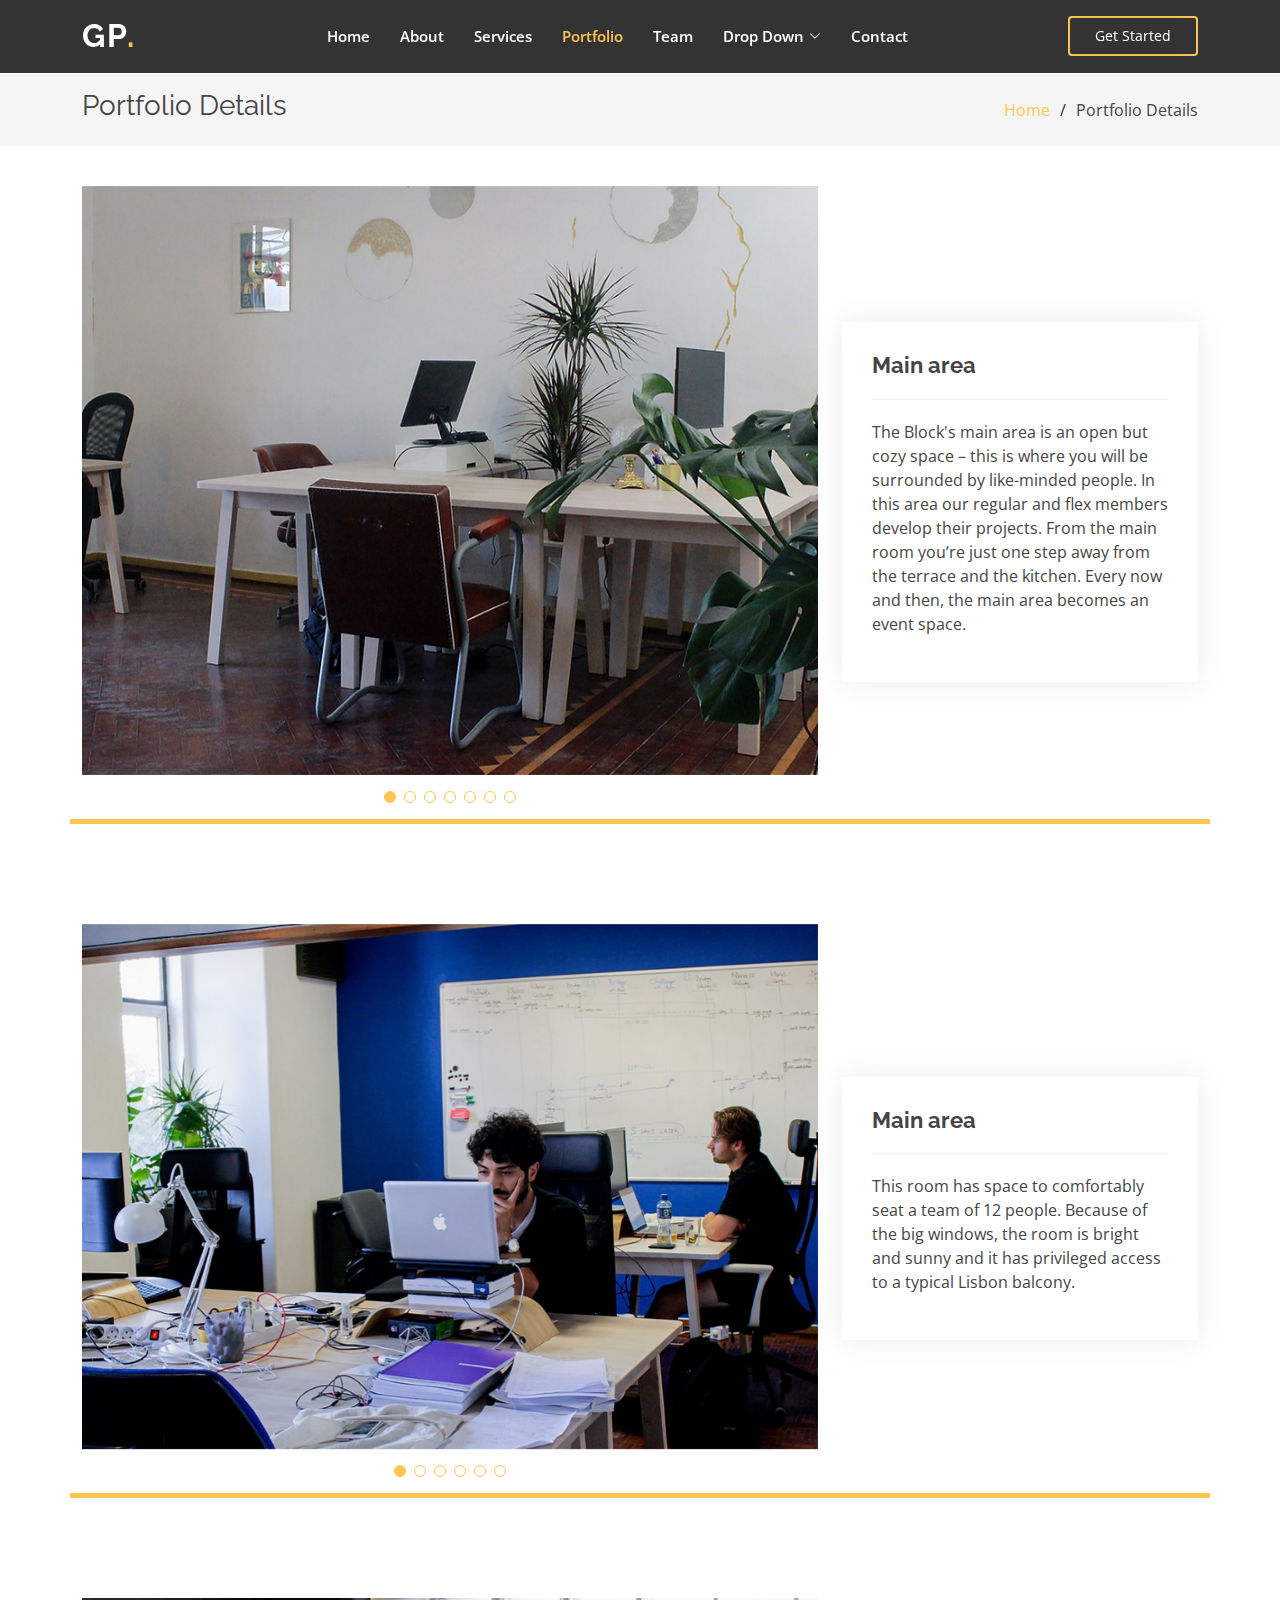
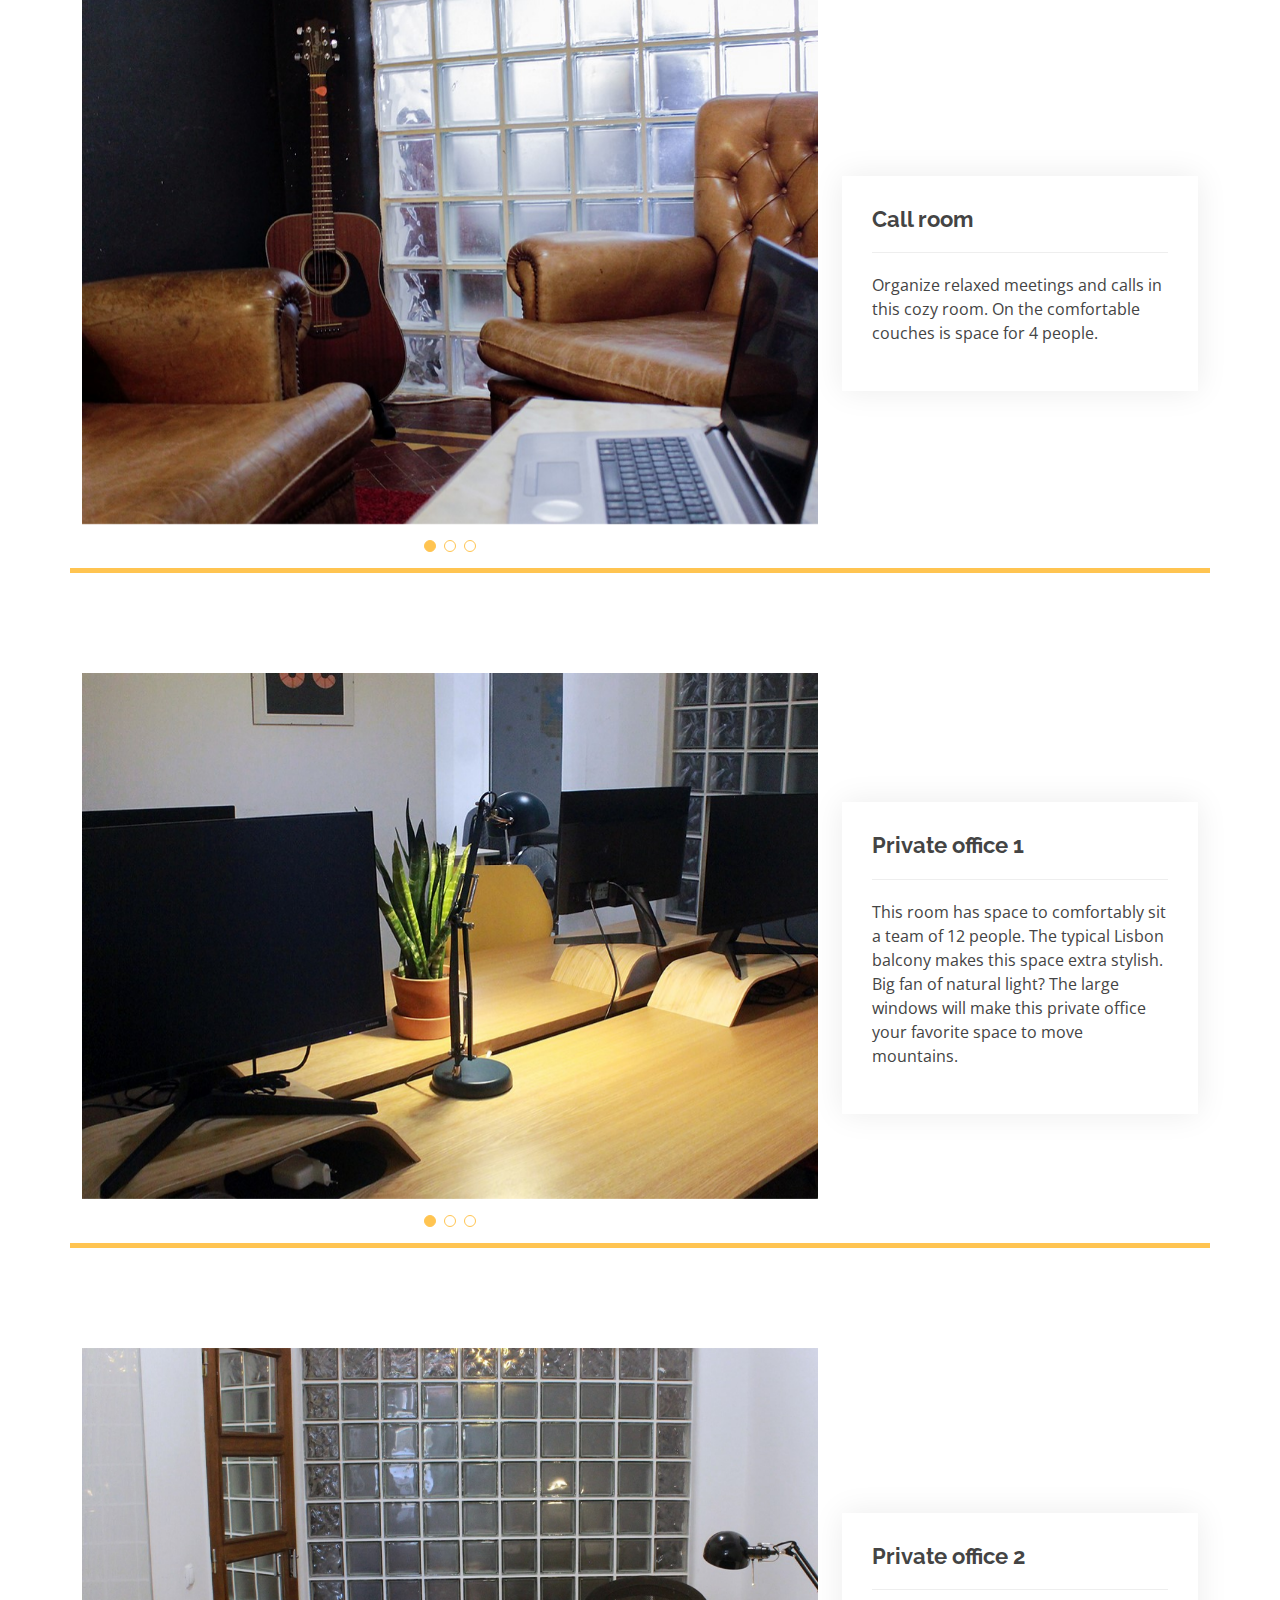
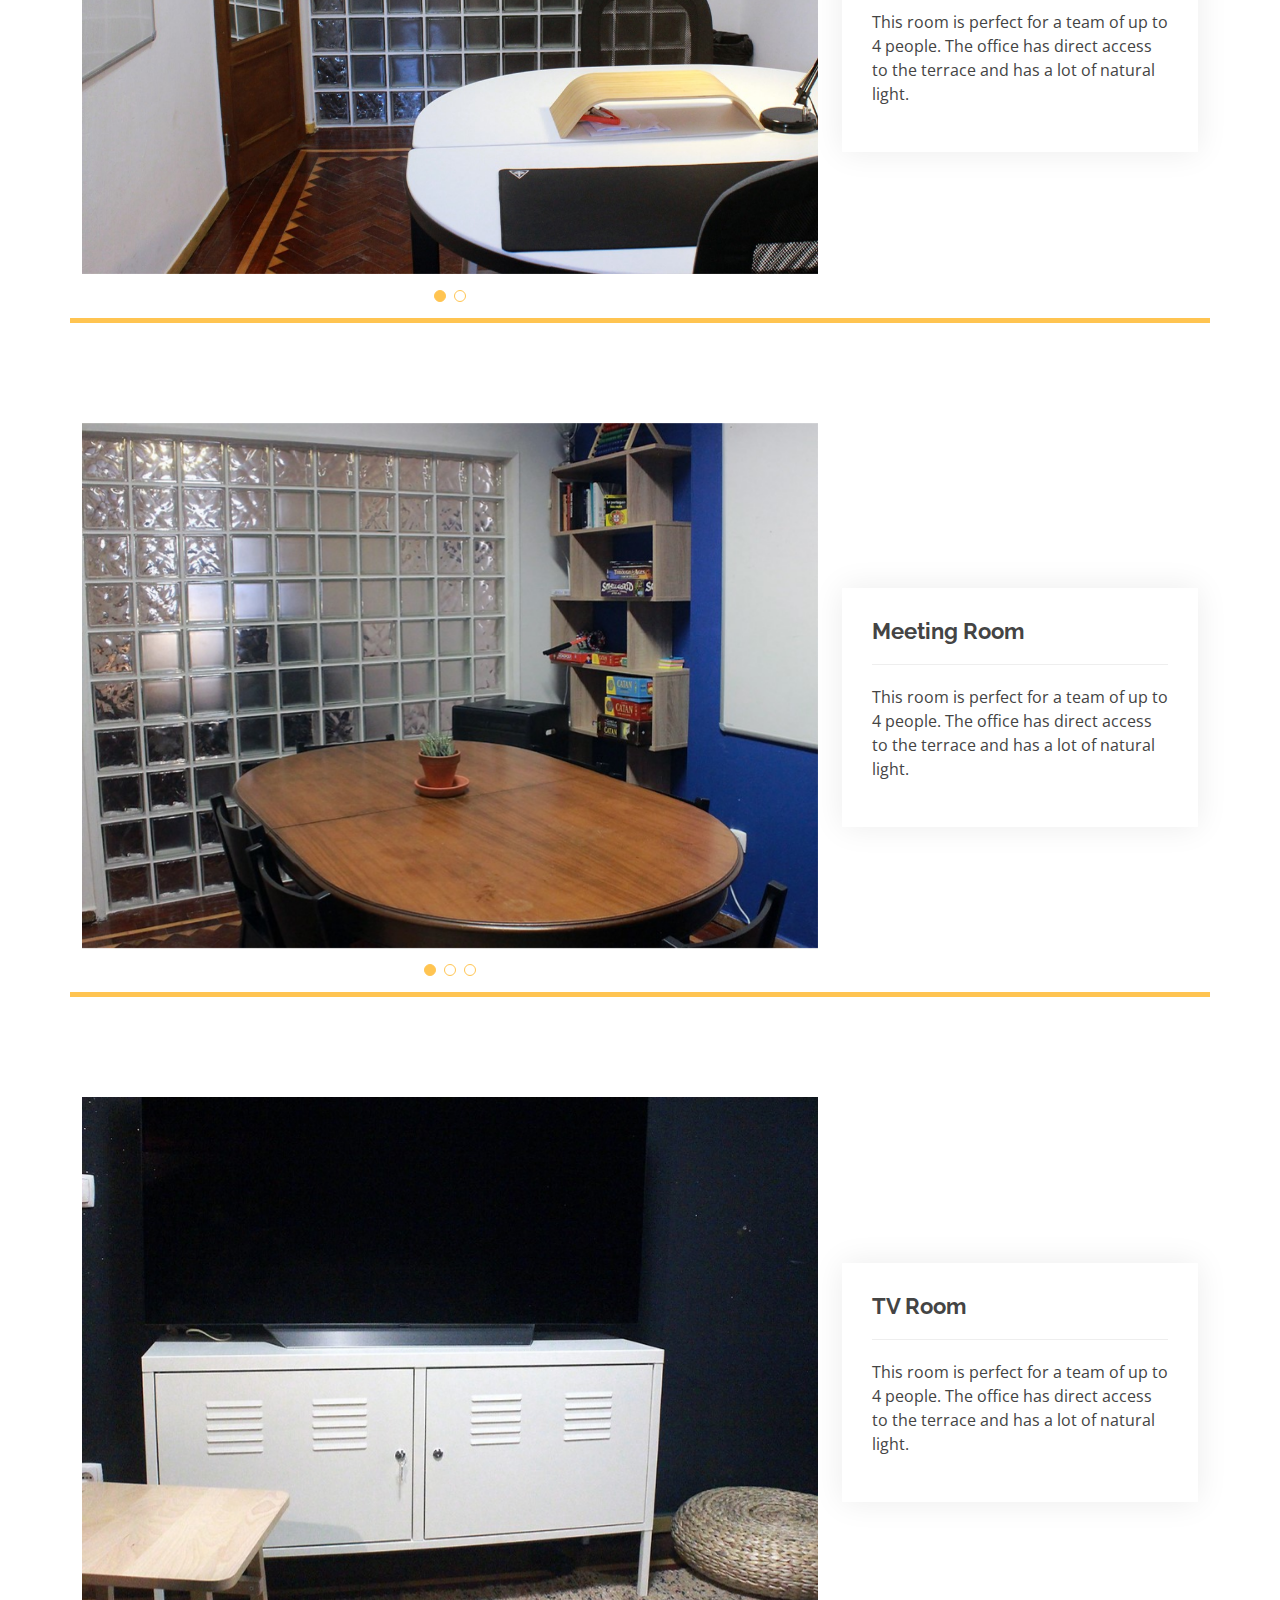
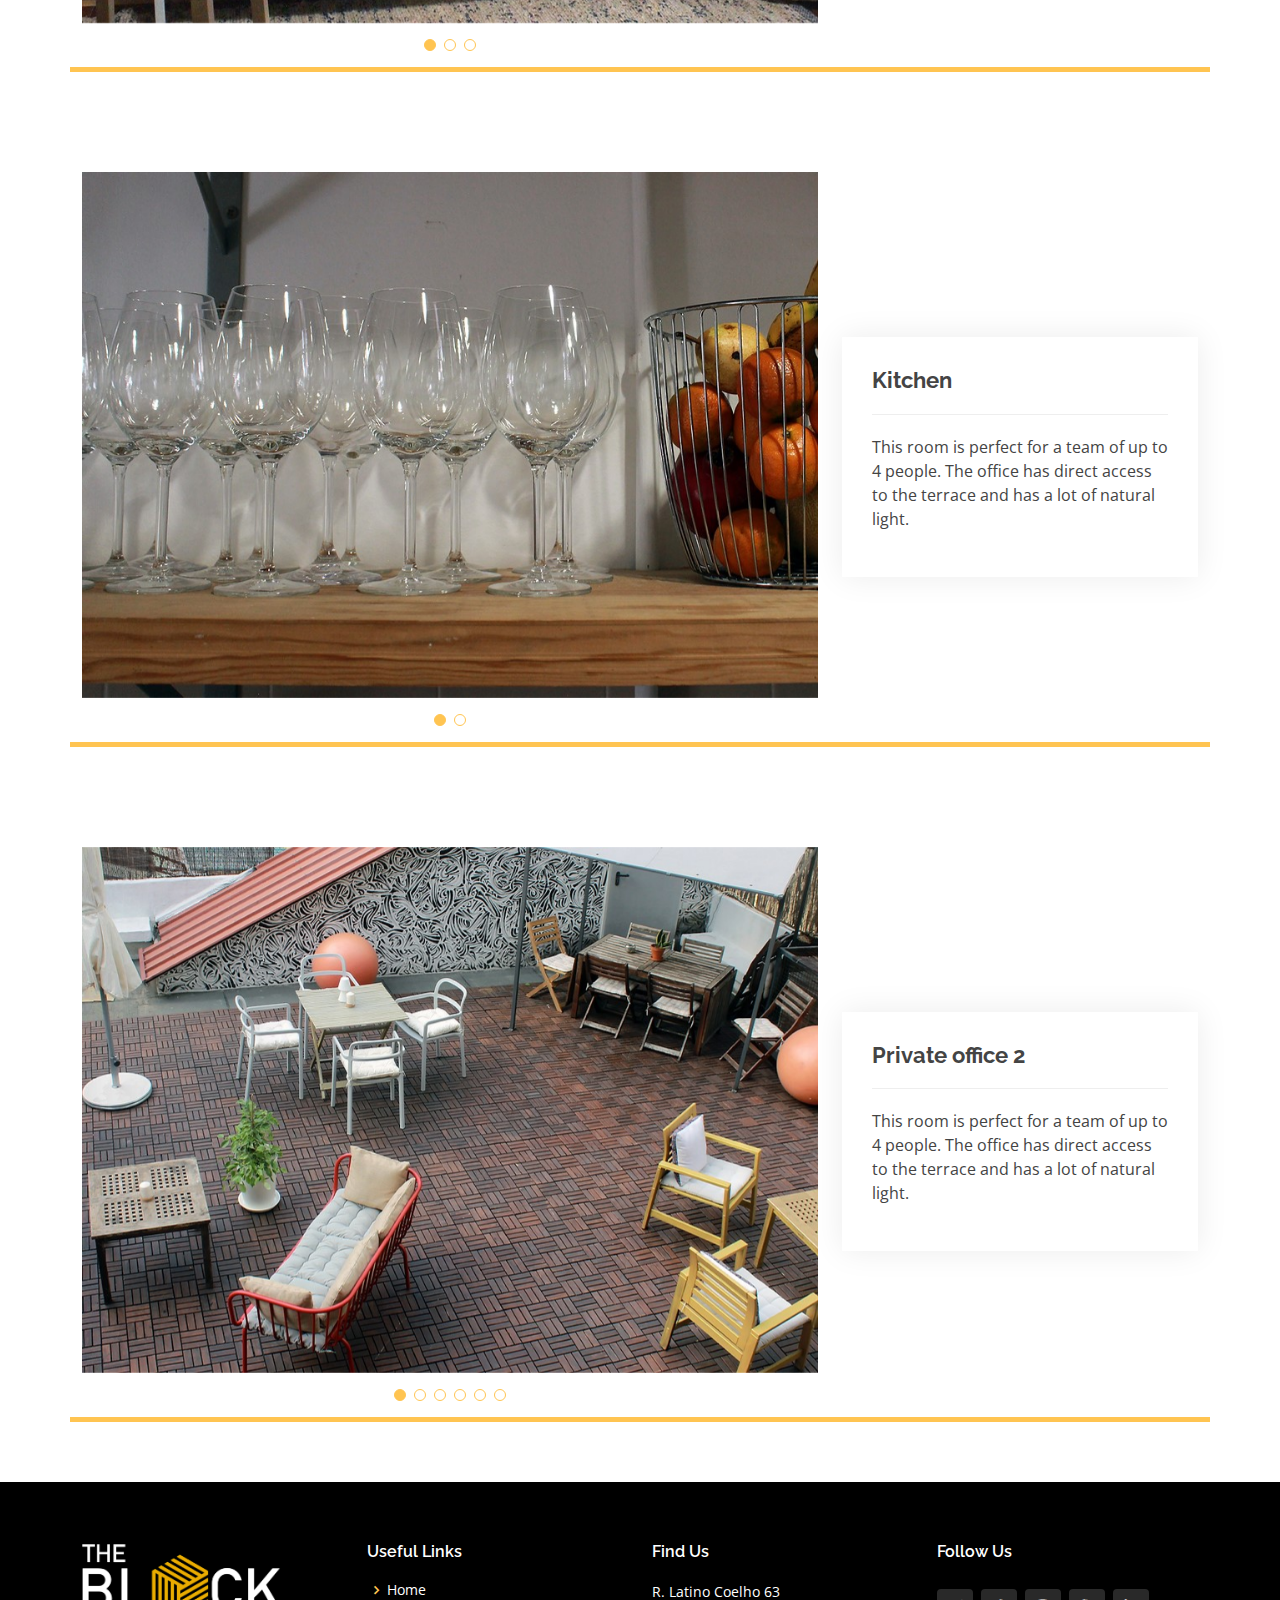
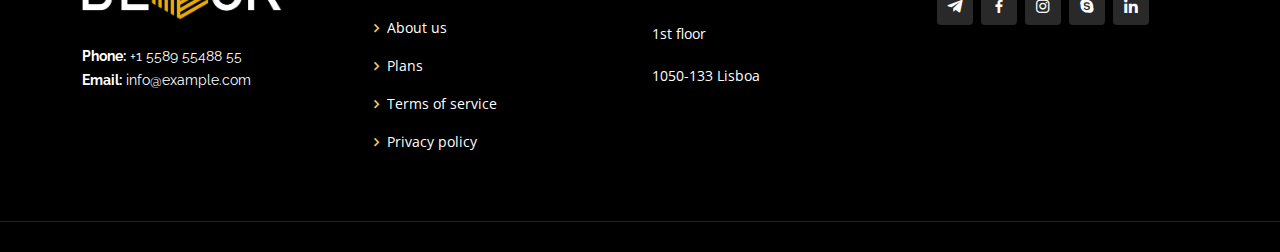
<file: portfolio-details.html>
<!DOCTYPE html>
<html lang="en">

<head>
  <meta charset="utf-8">
  <meta content="width=device-width, initial-scale=1.0" name="viewport">

  <title>Portfolio Details - Gp Bootstrap Template</title>
  <meta content="" name="description">
  <meta content="" name="keywords">

  <!-- Favicons -->
  <link href="assets/img/favicon.png" rel="icon">
  <link href="assets/img/apple-touch-icon.png" rel="apple-touch-icon">

  <!-- Google Fonts -->
  <link
    href="https://fonts.googleapis.com/css?family=Open+Sans:300,300i,400,400i,600,600i,700,700i|Raleway:300,300i,400,400i,500,500i,600,600i,700,700i|Poppins:300,300i,400,400i,500,500i,600,600i,700,700i"
    rel="stylesheet">

  <!-- Vendor CSS Files -->
  <link href="assets/vendor/aos/aos.css" rel="stylesheet">
  <link href="assets/vendor/bootstrap/css/bootstrap.min.css" rel="stylesheet">
  <link href="assets/vendor/bootstrap-icons/bootstrap-icons.css" rel="stylesheet">
  <link href="assets/vendor/boxicons/css/boxicons.min.css" rel="stylesheet">
  <link href="assets/vendor/glightbox/css/glightbox.min.css" rel="stylesheet">
  <link href="assets/vendor/remixicon/remixicon.css" rel="stylesheet">
  <link href="assets/vendor/swiper/swiper-bundle.min.css" rel="stylesheet">

  <!-- Template Main CSS File -->
  <link href="assets/css/style.css" rel="stylesheet">

  <!-- =======================================================
  * Template Name: Gp - v4.9.1
  * Template URL: https://bootstrapmade.com/gp-free-multipurpose-html-bootstrap-template/
  * Author: BootstrapMade.com
  * License: https://bootstrapmade.com/license/
  ======================================================== -->
</head>

<body>

  <!-- ======= Header ======= -->
  <header id="header" class="fixed-top header-inner-pages">
    <div class="container d-flex align-items-center justify-content-lg-between">

      <h1 class="logo me-auto me-lg-0"><a href="index.html">Gp<span>.</span></a></h1>
      <!-- Uncomment below if you prefer to use an image logo -->
      <!-- <a href="index.html" class="logo me-auto me-lg-0"><img src="assets/img/logo.png" alt="" class="img-fluid"></a>-->

      <nav id="navbar" class="navbar order-last order-lg-0">
        <ul>
          <li><a class="nav-link scrollto " href="#hero">Home</a></li>
          <li><a class="nav-link scrollto" href="#about">About</a></li>
          <li><a class="nav-link scrollto" href="#services">Services</a></li>
          <li><a class="nav-link scrollto active" href="#portfolio">Portfolio</a></li>
          <li><a class="nav-link scrollto" href="#team">Team</a></li>
          <li class="dropdown"><a href="#"><span>Drop Down</span> <i class="bi bi-chevron-down"></i></a>
            <ul>
              <li><a href="#">Drop Down 1</a></li>
              <li class="dropdown"><a href="#"><span>Deep Drop Down</span> <i class="bi bi-chevron-right"></i></a>
                <ul>
                  <li><a href="#">Deep Drop Down 1</a></li>
                  <li><a href="#">Deep Drop Down 2</a></li>
                  <li><a href="#">Deep Drop Down 3</a></li>
                  <li><a href="#">Deep Drop Down 4</a></li>
                  <li><a href="#">Deep Drop Down 5</a></li>
                </ul>
              </li>
              <li><a href="#">Drop Down 2</a></li>
              <li><a href="#">Drop Down 3</a></li>
              <li><a href="#">Drop Down 4</a></li>
            </ul>
          </li>
          <li><a class="nav-link scrollto" href="#contact">Contact</a></li>
        </ul>
        <i class="bi bi-list mobile-nav-toggle"></i>
      </nav><!-- .navbar -->

      <a href="#about" class="get-started-btn scrollto">Get Started</a>

    </div>
  </header><!-- End Header -->

  <main id="main">

    <!-- ======= Breadcrumbs ======= -->
    <section id="breadcrumbs" class="breadcrumbs">
      <div class="container">

        <div class="d-flex justify-content-between align-items-center">
          <h2>Portfolio Details</h2>
          <ol>
            <li><a href="index.html">Home</a></li>
            <li>Portfolio Details</li>
          </ol>
        </div>

      </div>
    </section><!-- End Breadcrumbs -->

    <!-- ======= Portfolio Details Section ======= -->

    <section id="portfolio-details" class="portfolio-details">
      <div class="container">

        <div class="row gy-4" style="  border-bottom: 5px solid  #ffc451;">

          <div class="col-lg-8">
            <div class="portfolio-details-slider swiper">
              <div class="swiper-wrapper  align-items-center">

                <div class="swiper-slide">
                  <img src="assets/img/spaces/cut_mainArea1.jpg" alt="">
                </div>

                <div class="swiper-slide">
                  <img src="assets/img/spaces/cut_mainArea2.jpg" alt="">
                </div>
                <div class="swiper-slide">
                  <img src="assets/img/spaces/cut_mainArea3.jpg" alt="">
                </div>
                <div class="swiper-slide">
                  <img src="assets/img/spaces/cut_mainArea4.jpg" alt="">
                </div>
                <div class="swiper-slide">
                  <img src="assets/img/spaces/cut_mainArea5.jpg" alt="">
                </div>
                <div class="swiper-slide">
                  <img src="assets/img/spaces/cut_mainArea6.jpg" alt="">
                </div>
                <div class="swiper-slide">
                  <img src="assets/img/spaces/cut_mainArea7.jpg" alt="">
                </div>

              </div>
              <div class="swiper-pagination"></div>
            </div>
          </div>

          <div class="col-lg-4" style="  display: flex; justify-content: center; align-items: center;">
            <div class="portfolio-info">
              <h3>Main area</h3>
              <p>
                The Block's main area is an open but cozy space – this is where you will be surrounded by like-minded
                people. In this area our regular and flex members develop their projects. From the main room you’re just
                one step away from the terrace and the kitchen. Every now and then, the main area becomes an event
                space.
              </p>
            </div>
          </div>

        </div>

      </div>
    </section>

    <!-- mainRoom -->
    <section id="portfolio-details" class="portfolio-details">
      <div class="container">

        <div class="row gy-4" style="  border-bottom: 5px solid  #ffc451;">

          <div class="col-lg-8">
            <div class="portfolio-details-slider swiper">
              <div class="swiper-wrapper  align-items-center">

                <div class="swiper-slide">
                  <img src="assets/img/spaces/mainRoom1.jpg" alt="">
                </div>

                <div class="swiper-slide">
                  <img src="assets/img/spaces/mainRoom2.jpg" alt="">
                </div>
                <div class="swiper-slide">
                  <img src="assets/img/spaces/mainRoom3.jpg" alt="">
                </div>
                <div class="swiper-slide">
                  <img src="assets/img/spaces/mainRoom4.jpg" alt="">
                </div>
                <div class="swiper-slide">
                  <img src="assets/img/spaces/mainRoom5.jpg" alt="">
                </div>
                <div class="swiper-slide">
                  <img src="assets/img/spaces/mainRoom6.jpg" alt="">
                </div>

              </div>
              <div class="swiper-pagination"></div>
            </div>
          </div>

          <div class="col-lg-4" style="  display: flex; justify-content: center; align-items: center;">
            <div class="portfolio-info">
              <h3>Main area</h3>
              <p>
                This room has space to comfortably seat a team of 12 people. Because of the big windows, the room is bright and sunny and it has privileged access to a typical Lisbon balcony.
              </p>
            </div>
          </div>

        </div>

      </div>
    </section>
    <!-- CallRoom -->

    <section id="portfolio-details" class="portfolio-details">
      <div class="container">

        <div class="row gy-4" style="  border-bottom: 5px solid  #ffc451;">

          <div class="col-lg-8">
            <div class="portfolio-details-slider swiper">
              <div class="swiper-wrapper  align-items-center">

                <div class="swiper-slide">
                  <img src="assets/img/spaces/callRoom1.jpg" alt="">
                </div>

                <div class="swiper-slide">
                  <img src="assets/img/spaces/callRoom2.jpg" alt="">
                </div>
                <div class="swiper-slide">
                  <img src="assets/img/spaces/callRoom3.jpg" alt="">
                </div>
              </div>
              <div class="swiper-pagination"></div>
            </div>
          </div>

          <div class="col-lg-4" style="  display: flex; justify-content: center; align-items: center;">
            <div class="portfolio-info">
              <h3>Call room</h3>
              <p>
                Organize relaxed meetings and calls in this cozy room. On the comfortable couches is space for 4 people.
              </p>
            </div>
          </div>

        </div>

      </div>
    </section>

    <!-- privateOffice1 -->
    <section id="portfolio-details" class="portfolio-details">
      <div class="container">

        <div class="row gy-4" style="  border-bottom: 5px solid  #ffc451;">

          <div class="col-lg-8">
            <div class="portfolio-details-slider swiper">
              <div class="swiper-wrapper  align-items-center">

                <div class="swiper-slide">
                  <img src="assets/img/spaces/privateOffice1.jpg" alt="">
                </div>

                <div class="swiper-slide">
                  <img src="assets/img/spaces/privateOffice2.jpg" alt="">
                </div>
                <div class="swiper-slide">
                  <img src="assets/img/spaces/privateOffice3.jpg" alt="">
                </div>
              </div>
              <div class="swiper-pagination"></div>
            </div>
          </div>

          <div class="col-lg-4" style="  display: flex; justify-content: center; align-items: center;">
            <div class="portfolio-info">
              <h3>Private office 1</h3>
              <p>
                This room has space to comfortably sit a team of 12 people. The typical Lisbon balcony makes this space extra stylish. Big fan of natural light? The large windows will make this private office your favorite space to move mountains.
               </p>
            </div>
          </div>

        </div>

      </div>
    </section>

    <!-- privateOffice2 -->
    <section id="portfolio-details" class="portfolio-details">
      <div class="container">

        <div class="row gy-4" style="  border-bottom: 5px solid  #ffc451;">

          <div class="col-lg-8">
            <div class="portfolio-details-slider swiper">
              <div class="swiper-wrapper  align-items-center">

                <div class="swiper-slide">
                  <img src="assets/img/spaces/privateOffice-2.1.jpg" alt="">
                </div>

                <div class="swiper-slide">
                  <img src="assets/img/spaces/privateOffice-2.2.jpg" alt="">
                </div>
              </div>
              <div class="swiper-pagination"></div>
            </div>
          </div>

          <div class="col-lg-4" style="  display: flex; justify-content: center; align-items: center;">
            <div class="portfolio-info">
              <h3>Private office 2</h3>
              <p>
                This room is perfect for a team of up to 4 people. The office has direct access to the terrace and has a lot of natural light. 
               </p>
            </div>
          </div>

        </div>

      </div>
    </section>

    <!-- meetingRoom -->
    <section id="portfolio-details" class="portfolio-details">
      <div class="container">

        <div class="row gy-4" style="  border-bottom: 5px solid  #ffc451;">

          <div class="col-lg-8">
            <div class="portfolio-details-slider swiper">
              <div class="swiper-wrapper  align-items-center">

                <div class="swiper-slide">
                  <img src="assets/img/spaces/meetingRoom1.jpg" alt="">
                </div>

                <div class="swiper-slide">
                  <img src="assets/img/spaces/meetingRoom2.jpg" alt="">
                </div>
                <div class="swiper-slide">
                  <img src="assets/img/spaces/meetingRoom3.jpg" alt="">
                </div>
              </div>
              <div class="swiper-pagination"></div>
            </div>
          </div>

          <div class="col-lg-4" style="  display: flex; justify-content: center; align-items: center;">
            <div class="portfolio-info">
              <h3>Meeting Room</h3>
              <p>
                This room is perfect for a team of up to 4 people. The office has direct access to the terrace and has a lot of natural light. 
               </p>
            </div>
          </div>

        </div>

      </div>
    </section>

    <!-- tvRoom -->
    <section id="portfolio-details" class="portfolio-details">
      <div class="container">

        <div class="row gy-4" style="  border-bottom: 5px solid  #ffc451;">

          <div class="col-lg-8">
            <div class="portfolio-details-slider swiper">
              <div class="swiper-wrapper  align-items-center">

                <div class="swiper-slide">
                  <img src="assets/img/spaces/tvRoom1.jpg" alt="">
                </div>

                <div class="swiper-slide">
                  <img src="assets/img/spaces/tvRoom2.jpg" alt="">
                </div>
                <div class="swiper-slide">
                  <img src="assets/img/spaces/tvRoom3.jpg" alt="">
                </div>
              </div>
              <div class="swiper-pagination"></div>
            </div>
          </div>

          <div class="col-lg-4" style="  display: flex; justify-content: center; align-items: center;">
            <div class="portfolio-info">
              <h3>TV Room</h3>
              <p>
                This room is perfect for a team of up to 4 people. The office has direct access to the terrace and has a lot of natural light. 
               </p>
            </div>
          </div>

        </div>

      </div>
    </section>

    <!-- kitchen -->
    <section id="portfolio-details" class="portfolio-details">
      <div class="container">

        <div class="row gy-4" style="  border-bottom: 5px solid  #ffc451;">

          <div class="col-lg-8">
            <div class="portfolio-details-slider swiper">
              <div class="swiper-wrapper  align-items-center">

                <div class="swiper-slide">
                  <img src="assets/img/spaces/kitchen1.jpg" alt="">
                </div>

                <div class="swiper-slide">
                  <img src="assets/img/spaces/kitchen2.jpg" alt="">
                </div>
              </div>
              <div class="swiper-pagination"></div>
            </div>
          </div>

          <div class="col-lg-4" style="  display: flex; justify-content: center; align-items: center;">
            <div class="portfolio-info">
              <h3>Kitchen</h3>
              <p>
                This room is perfect for a team of up to 4 people. The office has direct access to the terrace and has a lot of natural light. 
               </p>
            </div>
          </div>

        </div>

      </div>
    </section>

    <!-- roofTop -->
    <section id="portfolio-details" class="portfolio-details">
      <div class="container">

        <div class="row gy-4" style="  border-bottom: 5px solid  #ffc451;">

          <div class="col-lg-8">
            <div class="portfolio-details-slider swiper">
              <div class="swiper-wrapper  align-items-center">

                <div class="swiper-slide">
                  <img src="assets/img/spaces/roofTop1.jpg" alt="">
                </div>

                <div class="swiper-slide">
                  <img src="assets/img/spaces/roofTop2.jpg" alt="">
                </div>
                <div class="swiper-slide">
                  <img src="assets/img/spaces/roofTop3.jpg" alt="">
                </div>
                <div class="swiper-slide">
                  <img src="assets/img/spaces/roofTop4.jpg" alt="">
                </div>
                <div class="swiper-slide">
                  <img src="assets/img/spaces/roofTop5.jpg" alt="">
                </div>
                <div class="swiper-slide">
                  <img src="assets/img/spaces/roofTop6.jpg" alt="">
                </div>
              </div>
              <div class="swiper-pagination"></div>
            </div>
          </div>

          <div class="col-lg-4" style="  display: flex; justify-content: center; align-items: center;">
            <div class="portfolio-info">
              <h3>Private office 2</h3>
              <p>
                This room is perfect for a team of up to 4 people. The office has direct access to the terrace and has a lot of natural light. 
               </p>
            </div>
          </div>

        </div>

      </div>
    </section>
   
    <!-- End Portfolio Details Section -->

  </main><!-- End #main -->


  <footer id="footer">
    <div class="footer-top">
      <div class="container">
        <div class="row">

          <div class="col-lg-3 col-md-6">
            <div class="footer-info">
              <h3><span><img src="./assets/img/footer_logo.png" style="width:200px" alt=""></span></h3>
              <p>
                <!-- A108 Adam Street <br>
                NY 535022, USA<br><br> -->
                <strong>Phone:</strong> +1 5589 55488 55<br>
                <strong>Email:</strong> info@example.com<br>
              </p>
              <!-- <div class="social-links mt-3">
                <a href="#" class="twitter"><i class="bx bxl-twitter"></i></a>
                <a href="#" class="facebook"><i class="bx bxl-facebook"></i></a>
                <a href="#" class="instagram"><i class="bx bxl-instagram"></i></a>
                <a href="#" class="google-plus"><i class="bx bxl-skype"></i></a>
                <a href="#" class="linkedin"><i class="bx bxl-linkedin"></i></a>
              </div> -->
            </div>
          </div>

          <div class="col-lg-3 col-md-6 footer-links">
            <h4>Useful Links</h4>
            <ul>
              <li><i class="bx bx-chevron-right"></i> <a href="#">Home</a></li>
              <li><i class="bx bx-chevron-right"></i> <a href="#">About us</a></li>
              <li><i class="bx bx-chevron-right"></i> <a href="#">Plans</a></li>
              <li><i class="bx bx-chevron-right"></i> <a href="#">Terms of service</a></li>
              <li><i class="bx bx-chevron-right"></i> <a href="#">Privacy policy</a></li>
            </ul>
          </div>

          <div class="col-lg-3 col-md-6 footer-links">
            <h4>Find Us</h4>
            <p>
              R. Latino Coelho 63<br><br>

              1st floor <br><br>

              1050-133 Lisboa
            </p>

          </div>

          <div class="col-lg-3 col-md-6 footer-newsletter">
            <h4>Follow Us</h4>
            <!-- <p>Here, <a style="color: #ffc451;"> The Block Community  </a>with (<b style="color: #ffc451;">  300+ members </b>)</p> -->
            <div class="footer-info">

              <!-- <p>
              
                <strong>Name:</strong> The Block Community<br>
                <strong>Telegram:</strong> info@example.com<br>
              </p> -->
              <div class="social-links mt-3">
                <a href="#" class="twitter"><i class="bx bxl-telegram"></i></a>
                <a href="#" class="facebook"><i class="bx bxl-facebook"></i></a>
                <a href="#" class="instagram"><i class="bx bxl-instagram"></i></a>
                <a href="#" class="google-plus"><i class="bx bxl-skype"></i></a>
                <a href="#" class="linkedin"><i class="bx bxl-linkedin"></i></a>
              </div>
            </div>

          </div>

        </div>
      </div>
    </div>

    <!-- <div class="container">
      <div class="copyright">
        &copy; Copyright <strong><span>Gp</span></strong>. All Rights Reserved
      </div>
      <div class="credits">
        <!-- All the links in the footer should remain intact. -->
    <!-- You can delete the links only if you purchased the pro version. -->
    <!-- Licensing information: https://bootstrapmade.com/license/ -->
    <!-- Purchase the pro version with working PHP/AJAX contact form: https://bootstrapmade.com/gp-free-multipurpose-html-bootstrap-template/ -->
    <!-- Designed by <a href="https://bootstrapmade.com/">BootstrapMade</a>
      </div> -->
    </div>
  </footer>
  <!-- End Footer -->

  <div id="preloader"></div>
  <a href="#" class="back-to-top d-flex align-items-center justify-content-center"><i
      class="bi bi-arrow-up-short"></i></a>

  <!-- Vendor JS Files -->
  <script src="assets/vendor/purecounter/purecounter_vanilla.js"></script>
  <script src="assets/vendor/aos/aos.js"></script>
  <script src="assets/vendor/bootstrap/js/bootstrap.bundle.min.js"></script>
  <script src="assets/vendor/glightbox/js/glightbox.min.js"></script>
  <script src="assets/vendor/isotope-layout/isotope.pkgd.min.js"></script>
  <script src="assets/vendor/swiper/swiper-bundle.min.js"></script>
  <script src="assets/vendor/php-email-form/validate.js"></script>

  <!-- Template Main JS File -->
  <script src="assets/js/main.js"></script>

</body>

</html>
</file>
<file: assets/css/style.css>
/**
* Template Name: Gp - v4.9.1
* Template URL: https://bootstrapmade.com/gp-free-multipurpose-html-bootstrap-template/
* Author: BootstrapMade.com
* License: https://bootstrapmade.com/license/
*/

/*--------------------------------------------------------------
# General
--------------------------------------------------------------*/
body {
  font-family: "Open Sans", sans-serif;
  color: #444444;
}

a {
  color: #ffc451;
  text-decoration: none;
}

a:hover {
  color: #ffd584;
  text-decoration: none;
}

h1,
h2,
h3,
h4,
h5,
h6 {
  font-family: "Raleway", sans-serif;
}

/*--------------------------------------------------------------
# Back to top button
--------------------------------------------------------------*/
.back-to-top {
  position: fixed;
  visibility: hidden;
  opacity: 0;
  right: 15px;
  bottom: 15px;
  z-index: 996;
  background: #ffc451;
  width: 40px;
  height: 40px;
  border-radius: 4px;
  transition: all 0.4s;
}

.back-to-top i {
  font-size: 28px;
  color: #151515;
  line-height: 0;
}

.back-to-top:hover {
  background: #151515;
}

.back-to-top:hover i {
  color: #ffc451;
}

.back-to-top.active {
  visibility: visible;
  opacity: 1;
}

/*--------------------------------------------------------------
# Preloader
--------------------------------------------------------------*/
#preloader {
  position: fixed;
  top: 0;
  left: 0;
  right: 0;
  bottom: 0;
  z-index: 9999;
  overflow: hidden;
  background: #151515;
}

#preloader:before {
  content: "";
  position: fixed;
  top: calc(50% - 0px);
  left: calc(50% - 30px);
  border: 6px solid #ffc451;
  border-top-color: #151515;
  border-bottom-color: #151515;
  border-radius: 50%;
  width: 60px;
  height: 60px;
  -webkit-animation: animate-preloader 1s linear infinite;
  animation: animate-preloader 1s linear infinite;
}

@-webkit-keyframes animate-preloader {
  0% {
    transform: rotate(0deg);
  }

  100% {
    transform: rotate(360deg);
  }
}

@keyframes animate-preloader {
  0% {
    transform: rotate(0deg);
  }

  100% {
    transform: rotate(360deg);
  }
}

/*--------------------------------------------------------------
# Disable aos animation delay on mobile devices
--------------------------------------------------------------*/
@media screen and (max-width: 768px) {
  [data-aos-delay] {
    transition-delay: 0 !important;
  }
}

/*--------------------------------------------------------------
# Header
--------------------------------------------------------------*/
#header {
  transition: all 0.5s;
  z-index: 997;
  padding: 15px 0;
}

#header.header-scrolled,
#header.header-inner-pages {
  background: rgba(0, 0, 0, 0.8);
}

#header .logo {
  font-size: 32px;
  margin: 0;
  padding: 0;
  line-height: 1;
  font-weight: 700;
  letter-spacing: 2px;
  text-transform: uppercase;
}

#header .logo a {
  color: #fff;
}

#header .logo a span {
  color: #ffc451;
}

#header .logo img {
  max-height: 40px;
}

/*--------------------------------------------------------------
#  Get Startet Button
--------------------------------------------------------------*/
.get-started-btn {
  color: #fff;
  border-radius: 4px;
  padding: 7px 25px 8px 25px;
  white-space: nowrap;
  transition: 0.3s;
  font-size: 14px;
  display: inline-block;
  border: 2px solid #ffc451;
}

.get-started-btn:hover {
  background: #ffbb38;
  color: #343a40;
}

@media (max-width: 992px) {
  .get-started-btn {
    padding: 7px 20px 8px 20px;
    margin-right: 15px;
  }
}

/*--------------------------------------------------------------
# Navigation Menu
--------------------------------------------------------------*/
/**
* Desktop Navigation 
*/
.navbar {
  padding: 0;
}

.navbar ul {
  margin: 0;
  padding: 0;
  display: flex;
  list-style: none;
  align-items: center;
}

.navbar li {
  position: relative;
}

.navbar a,
.navbar a:focus {
  display: flex;
  align-items: center;
  justify-content: space-between;
  padding: 10px 0 10px 30px;
  font-size: 15px;
  font-weight: 600;
  color: #fff;
  white-space: nowrap;
  transition: 0.3s;
}

.navbar a i,
.navbar a:focus i {
  font-size: 12px;
  line-height: 0;
  margin-left: 5px;
}

.navbar a:hover,
.navbar .active,
.navbar .active:focus,
.navbar li:hover>a {
  color: #ffc451;
}

.navbar .dropdown ul {
  display: block;
  position: absolute;
  left: 14px;
  top: calc(100% + 30px);
  margin: 0;
  padding: 10px 0;
  z-index: 99;
  opacity: 0;
  visibility: hidden;
  background: #fff;
  box-shadow: 0px 0px 30px rgba(127, 137, 161, 0.25);
  transition: 0.3s;
}

.navbar .dropdown ul li {
  min-width: 200px;
}

.navbar .dropdown ul a {
  padding: 10px 20px;
  font-size: 14px;
  text-transform: none;
  color: #151515;
  font-weight: 400;
}

.navbar .dropdown ul a i {
  font-size: 12px;
}

.navbar .dropdown ul a:hover,
.navbar .dropdown ul .active:hover,
.navbar .dropdown ul li:hover>a {
  background-color: #ffc451;
}

.navbar .dropdown:hover>ul {
  opacity: 1;
  top: 100%;
  visibility: visible;
}

.navbar .dropdown .dropdown ul {
  top: 0;
  left: calc(100% - 30px);
  visibility: hidden;
}

.navbar .dropdown .dropdown:hover>ul {
  opacity: 1;
  top: 0;
  left: 100%;
  visibility: visible;
}

@media (max-width: 1366px) {
  .navbar .dropdown .dropdown ul {
    left: -90%;
  }

  .navbar .dropdown .dropdown:hover>ul {
    left: -100%;
  }
}

/**
* Mobile Navigation 
*/
.mobile-nav-toggle {
  color: #fff;
  font-size: 28px;
  cursor: pointer;
  display: none;
  line-height: 0;
  transition: 0.5s;
}

@media (max-width: 991px) {
  .mobile-nav-toggle {
    display: block;
  }

  .navbar ul {
    display: none;
  }
}

.navbar-mobile {
  position: fixed;
  overflow: hidden;
  top: 0;
  right: 0;
  left: 0;
  bottom: 0;
  background: rgba(0, 0, 0, 0.9);
  transition: 0.3s;
  z-index: 999;
}

.navbar-mobile .mobile-nav-toggle {
  position: absolute;
  top: 15px;
  right: 15px;
}

.navbar-mobile ul {
  display: block;
  position: absolute;
  top: 55px;
  right: 15px;
  bottom: 15px;
  left: 15px;
  padding: 10px 0;
  background-color: #fff;
  overflow-y: auto;
  transition: 0.3s;
}

.navbar-mobile a,
.navbar-mobile a:focus {
  padding: 10px 20px;
  font-size: 15px;
  color: #151515;
}

.navbar-mobile a:hover,
.navbar-mobile .active,
.navbar-mobile li:hover>a {
  color: #151515;
  background-color: #ffc451;
}

.navbar-mobile .getstarted,
.navbar-mobile .getstarted:focus {
  margin: 15px;
}

.navbar-mobile .dropdown ul {
  position: static;
  display: none;
  margin: 10px 20px;
  padding: 10px 0;
  z-index: 99;
  opacity: 1;
  visibility: visible;
  background: #fff;
  box-shadow: 0px 0px 30px rgba(127, 137, 161, 0.25);
}

.navbar-mobile .dropdown ul li {
  min-width: 200px;
}

.navbar-mobile .dropdown ul a {
  padding: 10px 20px;
  color: #151515;
}

.navbar-mobile .dropdown ul a i {
  font-size: 12px;
}

.navbar-mobile .dropdown ul a:hover,
.navbar-mobile .dropdown ul .active:hover,
.navbar-mobile .dropdown ul li:hover>a {
  background-color: #ffc451;
}

.navbar-mobile .dropdown>.dropdown-active {
  display: block;
}

/*--------------------------------------------------------------
# Hero Section
--------------------------------------------------------------*/
#hero {
  width: 100%;
  height: 100vh;
  background: url("../img/pexels-fauxels-3184357\ \(2\).jpg") top center;
  background-size: cover;
  position: relative;
}

#hero:before {
  content: "";
  background: rgba(0, 0, 0, 0.6);
  position: absolute;
  bottom: 0;
  top: 0;
  left: 0;
  right: 0;
}

#hero .container {
  position: relative;
  padding-top: 74px;
  text-align: center;
}

#hero h1 {
  margin: 0;
  font-size: 56px;
  font-weight: 700;
  line-height: 64px;
  color: #fff;
  font-family: "Poppins", sans-serif;
}

#hero h1 span {
  color: #ffc451;
}

#hero h2 {
  color: rgba(255, 255, 255, 0.9);
  margin: 10px 0 0 0;
  font-size: 24px;
}

#hero .icon-box {
  padding: 30px 20px;
  transition: ease-in-out 0.3s;
  border: 1px solid rgba(255, 255, 255, 0.3);
  height: 100%;
  text-align: center;
}

#hero .icon-box i {
  font-size: 32px;
  line-height: 1;
  color: #ffc451;
}

#hero .icon-box h3 {
  font-weight: 700;
  margin: 10px 0 0 0;
  padding: 0;
  line-height: 1;
  font-size: 20px;
  line-height: 26px;
}

#hero .icon-box h3 a {
  color: #fff;
  transition: ease-in-out 0.3s;
}

#hero .icon-box h3 a:hover {
  color: #ffc451;
}

#hero .icon-box:hover {
  border-color: #ffc451;
}

@media (min-width: 1024px) {
  #hero {
    background-attachment: fixed;
  }
}

@media (max-width: 768px) {
  #hero {
    height: auto;
  }

  #hero h1 {
    font-size: 28px;
    line-height: 36px;
  }

  #hero h2 {
    font-size: 20px;
    line-height: 24px;
  }
}

/*--------------------------------------------------------------
# Sections General
--------------------------------------------------------------*/
section {
  padding: 60px 0;
  overflow: hidden;
}

.section-title {
  padding-bottom: 40px;
}

.section-title h2 {
  font-size: 14px;
  font-weight: 500;
  padding: 0;
  line-height: 1px;
  margin: 0 0 5px 0;
  letter-spacing: 2px;
  text-transform: uppercase;
  color: #aaaaaa;
  font-family: "Poppins", sans-serif;
}

.section-title h2::after {
  content: "";
  width: 120px;
  height: 1px;
  display: inline-block;
  background: #ffde9e;
  margin: 4px 10px;
}

.section-title p {
  margin: 0;
  margin: 0;
  font-size: 36px;
  font-weight: 700;
  text-transform: uppercase;
  font-family: "Poppins", sans-serif;
  color: white;
}

/*--------------------------------------------------------------
# About
--------------------------------------------------------------*/
.about .content h3 {
  font-weight: 700;
  font-size: 28px;
  font-family: "Poppins", sans-serif;
}

.about .content ul {
  list-style: none;
  padding: 0;
}

.about .content ul li {
  padding: 0 0 8px 26px;
  position: relative;
}

.about .content ul i {
  position: absolute;
  font-size: 20px;
  left: 0;
  top: -3px;
  color: #ffc451;
}

.about .content p:last-child {
  margin-bottom: 0;
}

/*--------------------------------------------------------------
# Clients
--------------------------------------------------------------*/
.clients {
  padding-top: 20px;
}

.clients .swiper-slide img {
  opacity: 0.5;
  transition: 0.3s;
  filter: grayscale(100);
  
}

.clients .swiper-slide img:hover {
  filter: none;
  opacity: 1;
}

.clients .swiper-pagination {
  margin-top: 20px;
  position: relative;
}

.clients .swiper-pagination .swiper-pagination-bullet {
  width: 12px;
  height: 12px;
  background-color: #fff;
  opacity: 1;
  background-color: #ddd;
}

.clients .swiper-pagination .swiper-pagination-bullet-active {
  background-color: #ffc451;
}

/*--------------------------------------------------------------
# Features
--------------------------------------------------------------*/
.features {
  padding-top: 20px;
}

.features .icon-box {
  padding-left: 15px;
}

.features .icon-box h4 {
  font-size: 20px;
  font-weight: 700;
  margin: 5px 0 10px 60px;
}

.features .icon-box i {
  font-size: 38px;
  float: left;
  color: #ffc451;
}

.features .icon-box p {
  font-size: 15px;
  color: #848484;
  margin-left: 60px;
}

.features .image {
  background-position: center center;
  background-repeat: no-repeat;
  background-size: cover;
  min-height: 400px;
}

/*--------------------------------------------------------------
# Services
--------------------------------------------------------------*/
.services .icon-box {
  text-align: center;
  border: 1px solid #ebebeb;
  padding: 80px 20px;
  transition: all ease-in-out 0.3s;
  background: #fff;
}

.services .icon-box .icon {
  margin: 0 auto;
  width: 64px;
  height: 64px;
  background: #ffc451;
  border-radius: 4px;
  display: flex;
  align-items: center;
  justify-content: center;
  margin-bottom: 20px;
  transition: 0.3s;
}

.services .icon-box .icon i {
  color: #151515;
  font-size: 28px;
  transition: ease-in-out 0.3s;
}

.services .icon-box h4 {
  font-weight: 700;
  margin-bottom: 15px;
  font-size: 20px;
}

.services .icon-box h4 a {
  color: #151515;
  transition: ease-in-out 0.3s;
}

.services .icon-box h4 a:hover {
  color: #ffc451;
}

.services .icon-box p {
  line-height: 24px;
  font-size: 14px;
  margin-bottom: 0;
}

.services .icon-box:hover {
  border-color: #fff;
  box-shadow: 0px 0 25px 0 rgba(0, 0, 0, 0.1);
  transform: translateY(-10px);
}

/*--------------------------------------------------------------
# Cta
--------------------------------------------------------------*/
.cta {
 
  background: linear-gradient(rgba(0, 0, 0, .5), rgba(0, 0, 0, 0.5)), url("../img/pexels-photo-5980736.webp") fixed center center;
  background-size: cover;
  padding: 60px 0;
 
}

.cta h3 {
  color: #fff;
  font-size: 28px;
  font-weight: 700;
}

.cta p {
  color: #fff;
}

.cta .cta-btn {
  font-family: "Raleway", sans-serif;
  font-weight: 600;
  font-size: 16px;
  letter-spacing: 1px;
  display: inline-block;
  padding: 8px 28px;
  border-radius: 4px;
  transition: 0.5s;
  margin-top: 10px;
  border: 2px solid #fff;
  color: #fff;
}

.cta .cta-btn:hover {
  background: #ffc451;
  border-color: #ffc451;
  color: #151515;
}

/*--------------------------------------------------------------
# Portfolio
--------------------------------------------------------------*/
.portfolio .portfolio-item {
  margin-bottom: 30px;
}

.portfolio #portfolio-flters {
  padding: 0;
  margin: 0 auto 20px auto;
  list-style: none;
  text-align: center;
}

.portfolio #portfolio-flters li {
  cursor: pointer;
  display: inline-block;
  padding: 8px 15px 10px 15px;
  font-size: 14px;
  font-weight: 600;
  line-height: 1;
  text-transform: uppercase;
  color: #444444;
  margin-bottom: 5px;
  transition: all 0.3s ease-in-out;
  border-radius: 3px;
}

.portfolio #portfolio-flters li:hover,
.portfolio #portfolio-flters li.filter-active {
  color: #151515;
  background: #ffc451;
}

.portfolio #portfolio-flters li:last-child {
  margin-right: 0;
}

.portfolio .portfolio-wrap {
  transition: 0.3s;
  position: relative;
  overflow: hidden;
  z-index: 1;
  background: rgba(21, 21, 21, 0.6);
}

.portfolio .portfolio-wrap::before {
  content: "";
  background: rgba(21, 21, 21, 0.6);
  position: absolute;
  left: 0;
  right: 0;
  top: 0;
  bottom: 0;
  transition: all ease-in-out 0.3s;
  z-index: 2;
  opacity: 0;
}

.portfolio .portfolio-wrap img {
  transition: all ease-in-out 0.3s;
}

.portfolio .portfolio-wrap .portfolio-info {
  opacity: 0;
  position: absolute;
  top: 0;
  left: 0;
  right: 0;
  bottom: 0;
  z-index: 3;
  transition: all ease-in-out 0.3s;
  display: flex;
  flex-direction: column;
  justify-content: flex-end;
  align-items: flex-start;
  padding: 20px;
}

.portfolio .portfolio-wrap .portfolio-info h4 {
  font-size: 20px;
  color: #fff;
  font-weight: 600;
}

.portfolio .portfolio-wrap .portfolio-info p {
  color: rgba(255, 255, 255, 0.7);
  font-size: 14px;
  text-transform: uppercase;
  padding: 0;
  margin: 0;
  font-style: italic;
}

.portfolio .portfolio-wrap .portfolio-links {
  text-align: center;
  z-index: 4;
}

.portfolio .portfolio-wrap .portfolio-links a {
  color: #fff;
  margin: 0 5px 0 0;
  font-size: 28px;
  display: inline-block;
  transition: 0.3s;
}

.portfolio .portfolio-wrap .portfolio-links a:hover {
  color: #ffc451;
}

.portfolio .portfolio-wrap:hover::before {
  opacity: 1;
}

.portfolio .portfolio-wrap:hover img {
  transform: scale(1.2);
}

.portfolio .portfolio-wrap:hover .portfolio-info {
  opacity: 1;
}

/* div.night1 {
  padding: 60px;
 background: linear-gradient(rgba(92, 92, 92, 0.5), rgba(0, 0, 0, 0.5)), url("../img/nigh-event.png") fixed center center;
  background-size: cover;
 
}

div.night2 {
  opacity: 0.5;
 
}

div.absolute {
  position: absolute;
  top: 80px;
  right: 0;
 border: 3px solid #73AD21;
   text-align: center;
   color: white;
} */

/*--------------------------------------------------------------
# Portfolio Details
--------------------------------------------------------------*/
.portfolio-details {
  padding-top: 40px;
}

.portfolio-details .portfolio-details-slider img {
  width: 100%;
  
}

.portfolio-details .portfolio-details-slider .swiper-pagination {
  margin-top: 20px;
  position: relative;
}

.portfolio-details .portfolio-details-slider .swiper-pagination .swiper-pagination-bullet {
  width: 12px;
  height: 12px;
  background-color: #fff;
  opacity: 1;
  border: 1px solid #ffc451;
}

.portfolio-details .portfolio-details-slider .swiper-pagination .swiper-pagination-bullet-active {
  background-color: #ffc451;
}

.portfolio-details .portfolio-info {
  padding: 30px;
  box-shadow: 0px 0 30px rgba(21, 21, 21, 0.08);
}

.portfolio-details .portfolio-info h3 {
  font-size: 22px;
  font-weight: 700;
  margin-bottom: 20px;
  padding-bottom: 20px;
  border-bottom: 1px solid #eee;
}

.portfolio-details .portfolio-info ul {
  list-style: none;
  padding: 0;
  font-size: 15px;
}

.portfolio-details .portfolio-info ul li+li {
  margin-top: 10px;
}

.portfolio-details .portfolio-description {
  padding-top: 30px;
}

.portfolio-details .portfolio-description h2 {
  font-size: 26px;
  font-weight: 700;
  margin-bottom: 20px;
}

.portfolio-details .portfolio-description p {
  padding: 0;
}

/*--------------------------------------------------------------
# Counts
--------------------------------------------------------------*/
.counts .content {
  padding: 30px 0;
}

.counts .content h3 {
  font-weight: 700;
  font-size: 34px;
  color: #151515;
}

.counts .content p {
  margin-bottom: 0;
}

.counts .content .count-box {
  padding: 20px 0;
  width: 100%;
}

.counts .content .count-box i {
  display: block;
  font-size: 36px;
  color: #ffc451;
  float: left;
}

.counts .content .count-box span {
  font-size: 36px;
  line-height: 30px;
  display: block;
  font-weight: 700;
  color: #151515;
  margin-left: 50px;
}

.counts .content .count-box p {
  padding: 15px 0 0 0;
  margin: 0 0 0 50px;
  font-family: "Raleway", sans-serif;
  font-size: 14px;
  color: #3b3b3b;
}

.counts .content .count-box a {
  font-weight: 600;
  display: block;
  margin-top: 20px;
  color: #3b3b3b;
  font-size: 15px;
  font-family: "Poppins", sans-serif;
  transition: ease-in-out 0.3s;
}

.counts .content .count-box a:hover {
  color: #626262;
}

.counts .image {
  background: url("../img/counts-img.jpg") center center no-repeat;
  background-size: cover;
  min-height: 400px;
}

@media (max-width: 991px) {
  .counts .image {
    text-align: center;
  }

  .counts .image img {
    max-width: 80%;
  }
}

@media (max-width: 667px) {
  .counts .image img {
    max-width: 100%;
  }
}

/*--------------------------------------------------------------
# Testimonials
--------------------------------------------------------------*/
.testimonials {
  padding: 80px 0;
  background: url("../img/bg-tranding1.jpg") no-repeat;
  background-position: center center;
  background-size: cover;
  position: relative;
}

.testimonials::before {
  content: "";
  position: absolute;
  left: 0;
  right: 0;
  top: 0;
  bottom: 0;
  background: rgba(0, 0, 0, 0.7);
}

.testimonials .section-header {
  margin-bottom: 40px;
}

.testimonials .testimonials-carousel,
.testimonials .testimonials-slider {
  overflow: hidden;
}

.testimonials .testimonial-item {
  text-align: center;
  color: #fff;
}

.testimonials .testimonial-item .testimonial-img {
  width: 100px;
  border-radius: 50%;
  border: 6px solid rgba(255, 255, 255, 0.15);
  margin: 0 auto;
}

.testimonials .testimonial-item h3 {
  font-size: 20px;
  font-weight: bold;
  margin: 10px 0 5px 0;
  color: #fff;
}

.testimonials .testimonial-item h4 {
  font-size: 14px;
  color: #ddd;
  margin: 0 0 15px 0;
}

.testimonials .testimonial-item .quote-icon-left,
.testimonials .testimonial-item .quote-icon-right {
  color: rgba(255, 255, 255, 0.6);
  font-size: 26px;
}

.testimonials .testimonial-item .quote-icon-left {
  display: inline-block;
  left: -5px;
  position: relative;
}

.testimonials .testimonial-item .quote-icon-right {
  display: inline-block;
  right: -5px;
  position: relative;
  top: 10px;
}

.testimonials .testimonial-item p {
  font-style: italic;
  margin: 0 auto 15px auto;
  color: #eee;
}

.testimonials .swiper-pagination {
  margin-top: 20px;
  position: relative;
}

.testimonials .swiper-pagination .swiper-pagination-bullet {
  width: 12px;
  height: 12px;
  background-color: rgba(255, 255, 255, 0.4);
  opacity: 0.5;
}

.testimonials .swiper-pagination .swiper-pagination-bullet-active {
  background-color: #ffc451;
  opacity: 1;
}

@media (min-width: 1024px) {
  .testimonials {
    background-attachment: fixed;
  }
}

@media (min-width: 992px) {
  .testimonials .testimonial-item p {
    width: 80%;
  }
}

/*--------------------------------------------------------------
# Team
--------------------------------------------------------------*/
.team {
  background: #fff;
  padding: 60px 0;
}

.team .member {
  margin-bottom: 20px;
  overflow: hidden;
  border-radius: 5px;
  background: #fff;
  box-shadow: 0px 2px 15px rgba(0, 0, 0, 0.1);
}

.team .member .member-img {
  position: relative;
  overflow: hidden;
}

.team .member .social {
  position: absolute;
  left: 0;
  bottom: 30px;
  right: 0;
  opacity: 0;
  transition: ease-in-out 0.3s;
  text-align: center;
}

.team .member .social a {
  transition: color 0.3s;
  color: #151515;
  margin: 0 3px;
  border-radius: 4px;
  width: 36px;
  height: 36px;
  background: rgba(255, 255, 255, 0.8);
  transition: ease-in-out 0.3s;
  color: #484848;
  display: inline-flex;
  justify-content: center;
  align-items: center;
}

.team .member .social a:hover {
  color: #151515;
  background: #ffc451;
}

.team .member .social i {
  font-size: 18px;
  line-height: 0;
}

.team .member .member-info {
  padding: 25px 15px;
}

.team .member .member-info h4 {
  font-weight: 700;
  margin-bottom: 5px;
  font-size: 18px;
  color: #151515;
}

.team .member .member-info span {
  display: block;
  font-size: 13px;
  font-weight: 400;
  color: #aaaaaa;
}

.team .member .member-info p {
  font-style: italic;
  font-size: 14px;
  line-height: 26px;
  color: #777777;
}

.team .member:hover .social {
  opacity: 1;
  bottom: 15px;
}

/*--------------------------------------------------------------
# Contact
--------------------------------------------------------------*/
.contact .info {
  width: 100%;
  background: #fff;
}

.contact .info i {
  font-size: 20px;
  background: #ffc451;
  color: #151515;
  float: left;
  width: 44px;
  height: 44px;
  display: flex;
  justify-content: center;
  align-items: center;
  border-radius: 4px;
  transition: all 0.3s ease-in-out;
}

.contact .info h4 {
  padding: 0 0 0 60px;
  font-size: 22px;
  font-weight: 600;
  margin-bottom: 5px;
  color: #151515;
}

.contact .info p {
  padding: 0 0 0 60px;
  margin-bottom: 0;
  font-size: 14px;
  color: #484848;
}

.contact .info .email,
.contact .info .phone {
  margin-top: 40px;
}

.contact .php-email-form {
  width: 100%;
  background: #fff;
}

.contact .php-email-form .form-group {
  padding-bottom: 8px;
}

.contact .php-email-form .error-message {
  display: none;
  color: #fff;
  background: #ed3c0d;
  text-align: left;
  padding: 15px;
  font-weight: 600;
}

.contact .php-email-form .error-message br+br {
  margin-top: 25px;
}

.contact .php-email-form .sent-message {
  display: none;
  color: #fff;
  background: #18d26e;
  text-align: center;
  padding: 15px;
  font-weight: 600;
}

.contact .php-email-form .loading {
  display: none;
  background: #fff;
  text-align: center;
  padding: 15px;
}

.contact .php-email-form .loading:before {
  content: "";
  display: inline-block;
  border-radius: 50%;
  width: 24px;
  height: 24px;
  margin: 0 10px -6px 0;
  border: 3px solid #18d26e;
  border-top-color: #eee;
  -webkit-animation: animate-loading 1s linear infinite;
  animation: animate-loading 1s linear infinite;
}

.contact .php-email-form input,
.contact .php-email-form textarea {
  border-radius: 0;
  box-shadow: none;
  font-size: 14px;
  border-radius: 4px;
}

.contact .php-email-form input:focus,
.contact .php-email-form textarea:focus {
  border-color: #ffc451;
}

.contact .php-email-form input {
  height: 44px;
}

.contact .php-email-form textarea {
  padding: 10px 12px;
}

.contact .php-email-form button[type=submit] {
  background: #ffc451;
  border: 0;
  padding: 10px 24px;
  color: #151515;
  transition: 0.4s;
  border-radius: 4px;
}

.contact .php-email-form button[type=submit]:hover {
  background: #ffcd6b;
}

@-webkit-keyframes animate-loading {
  0% {
    transform: rotate(0deg);
  }

  100% {
    transform: rotate(360deg);
  }
}

@keyframes animate-loading {
  0% {
    transform: rotate(0deg);
  }

  100% {
    transform: rotate(360deg);
  }
}

/*--------------------------------------------------------------
# Breadcrumbs
--------------------------------------------------------------*/
.breadcrumbs {
  padding: 15px 0;
  background: whitesmoke;
  min-height: 40px;
  margin-top: 74px;
}

.breadcrumbs h2 {
  font-size: 28px;
  font-weight: 400;
}

.breadcrumbs ol {
  display: flex;
  flex-wrap: wrap;
  list-style: none;
  padding: 0;
  margin: 0;
}

.breadcrumbs ol li+li {
  padding-left: 10px;
}

.breadcrumbs ol li+li::before {
  display: inline-block;
  padding-right: 10px;
  color: #2f2f2f;
  content: "/";
}

@media (max-width: 992px) {
  .breadcrumbs {
    margin-top: 68px;
  }

  .breadcrumbs .d-flex {
    display: block !important;
  }

  .breadcrumbs ol {
    display: block;
  }

  .breadcrumbs ol li {
    display: inline-block;
  }
}

/*--------------------------------------------------------------
# Footer
--------------------------------------------------------------*/
#footer {
  background: black;
  padding: 0 0 30px 0;
  color: #fff;
  font-size: 14px;
}

#footer .footer-top {
  background: black;
  border-bottom: 1px solid #222222;
  padding: 60px 0 30px 0;
}

#footer .footer-top .footer-info {
  margin-bottom: 30px;
}

#footer .footer-top .footer-info h3 {
  font-size: 28px;
  margin: 0 0 20px 0;
  padding: 2px 0 2px 0;
  line-height: 1;
  font-weight: 700;
  text-transform: uppercase;
}

#footer .footer-top .footer-info h3 span {
  color: #ffc451;
}

#footer .footer-top .footer-info p {
  font-size: 14px;
  line-height: 24px;
  margin-bottom: 0;
  font-family: "Raleway", sans-serif;
  color: #fff;
}

#footer .footer-top .social-links a {
  font-size: 18px;
  display: inline-block;
  background: #292929;
  color: #fff;
  line-height: 1;
  padding: 8px 0;
  margin-right: 4px;
  border-radius: 4px;
  text-align: center;
  width: 36px;
  height: 36px;
  transition: 0.3s;
}

#footer .footer-top .social-links a:hover {
  background: #ffc451;
  color: #151515;
  text-decoration: none;
}

#footer .footer-top h4 {
  font-size: 16px;
  font-weight: 600;
  color: #fff;
  position: relative;
  padding-bottom: 12px;
}

#footer .footer-top .footer-links {
  margin-bottom: 30px;
}

#footer .footer-top .footer-links ul {
  list-style: none;
  padding: 0;
  margin: 0;
}

#footer .footer-top .footer-links ul i {
  padding-right: 2px;
  color: #ffc451;
  font-size: 18px;
  line-height: 1;
}

#footer .footer-top .footer-links ul li {
  padding: 10px 0;
  display: flex;
  align-items: center;
}

#footer .footer-top .footer-links ul li:first-child {
  padding-top: 0;
}

#footer .footer-top .footer-links ul a {
  color: #fff;
  transition: 0.3s;
  display: inline-block;
  line-height: 1;
}

#footer .footer-top .footer-links ul a:hover {
  color: #ffc451;
}

#footer .footer-top .footer-newsletter form {
  margin-top: 30px;
  background: #fff;
  padding: 6px 10px;
  position: relative;
  border-radius: 4px;
}

#footer .footer-top .footer-newsletter form input[type=email] {
  border: 0;
  padding: 4px;
  width: calc(100% - 110px);
}

#footer .footer-top .footer-newsletter form input[type=submit] {
  position: absolute;
  top: 0;
  right: -2px;
  bottom: 0;
  border: 0;
  background: none;
  font-size: 16px;
  padding: 0 20px;
  background: #ffc451;
  color: #151515;
  transition: 0.3s;
  border-radius: 0 4px 4px 0;
}

#footer .footer-top .footer-newsletter form input[type=submit]:hover {
  background: #ffcd6b;
}

#footer .copyright {
  text-align: center;
  padding-top: 30px;
}

#footer .credits {
  padding-top: 10px;
  text-align: center;
  font-size: 13px;
  color: #fff;
}
</file>
